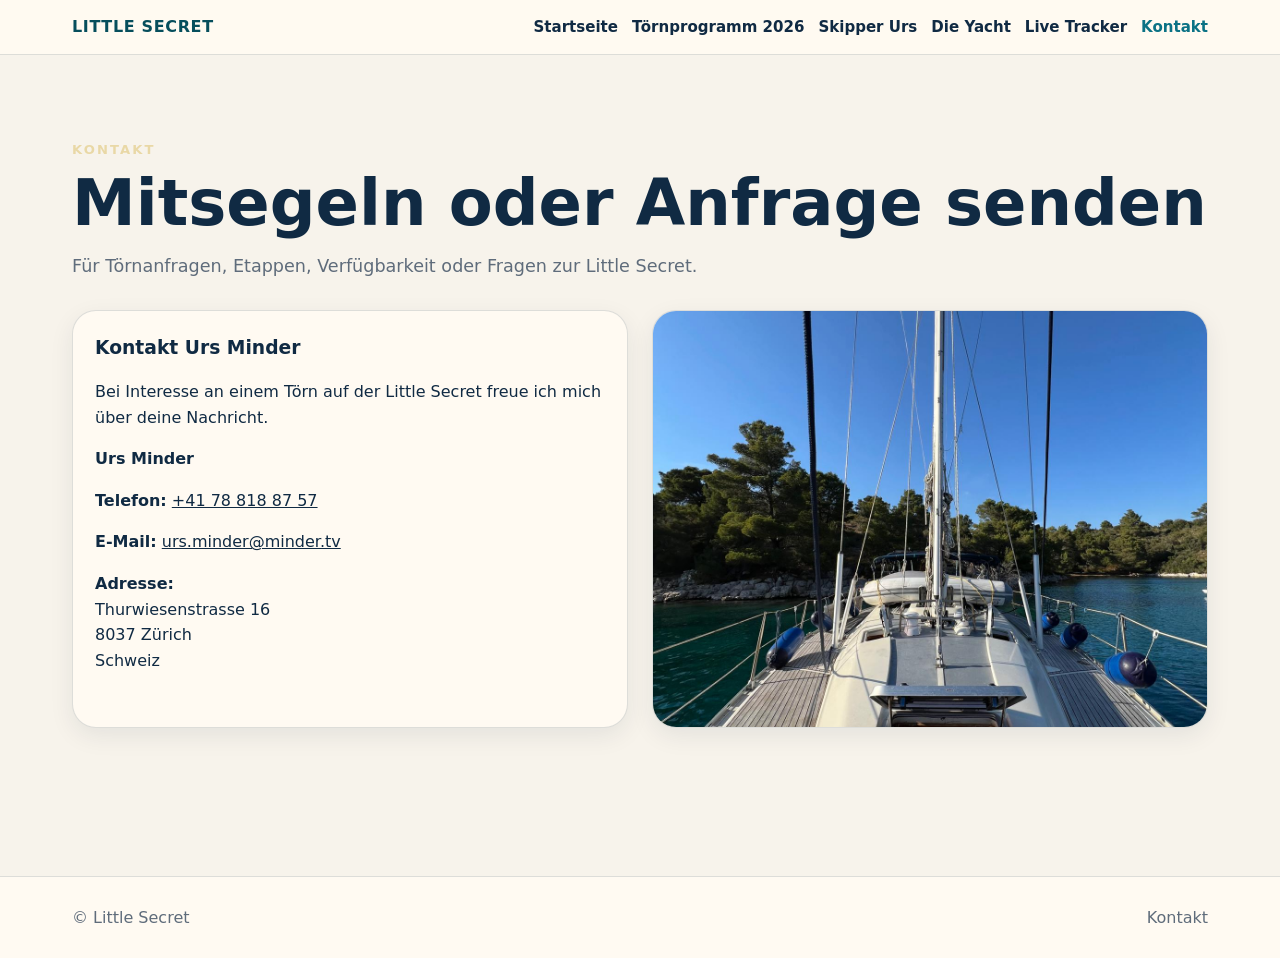
<file: kontakt.html>
<!doctype html><html lang="de"><head><meta charset="utf-8"><meta name="viewport" content="width=device-width,initial-scale=1"><title>Kontakt | Little Secret</title><link rel="stylesheet" href="css/style.css"></head><body>
<header class="site-header"><nav class="nav"><a class="logo" href="index.html">LITTLE SECRET</a><div class="nav-links"><a href="index.html">Startseite</a><a href="toernprogramm-2026.html">Törnprogramm 2026</a><a href="skipper-urs.html">Skipper Urs</a><a href="yacht.html">Die Yacht</a><a href="livetracker.html">Live Tracker</a><a class="active" href="kontakt.html">Kontakt</a></div></nav></header>
<main><section class="page-title"><div class="kicker">Kontakt</div><h1>Mitsegeln oder Anfrage senden</h1><p class="page-lead">Für Törnanfragen, Etappen, Verfügbarkeit oder Fragen zur Little Secret.</p></section><section class="section grid two"><div class="card"><div class="card-body"><h3>Kontakt Urs Minder</h3><p>Bei Interesse an einem Törn auf der Little Secret freue ich mich über deine Nachricht.</p><p><strong>Urs Minder</strong></p><p><strong>Telefon:</strong> <a href="tel:+41788188757">+41 78 818 87 57</a></p><p><strong>E-Mail:</strong> <a href="mailto:urs.minder@minder.tv">urs.minder@minder.tv</a></p><p><strong>Adresse:</strong><br>Thurwiesenstrasse 16<br>8037 Zürich<br>Schweiz</p></div></div><div class="card"><img src="assets/img/little-secret-03.jpeg" alt="Little Secret"></div></section></main><footer><div class="footer-inner"><span>© Little Secret</span><span>Kontakt</span></div></footer></body></html>
</file>
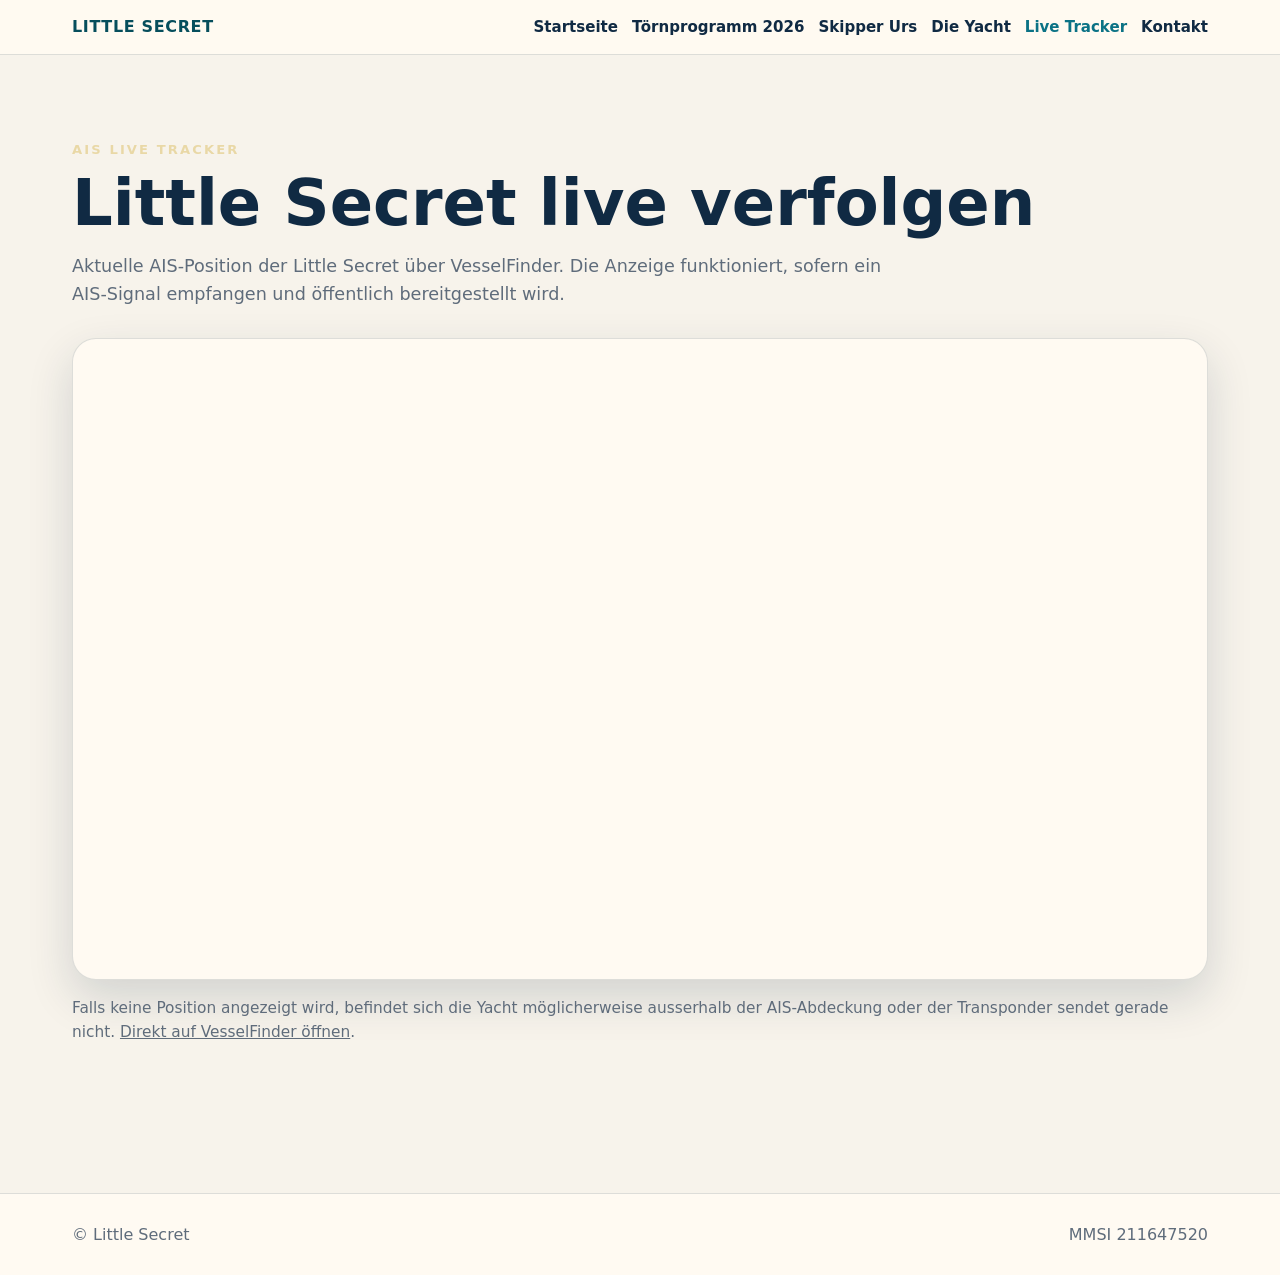
<file: livetracker.html>
<!doctype html><html lang="de"><head><meta charset="utf-8"><meta name="viewport" content="width=device-width,initial-scale=1"><title>Live Tracker | Little Secret</title><link rel="stylesheet" href="css/style.css"></head><body>
<header class="site-header"><nav class="nav"><a class="logo" href="index.html">LITTLE SECRET</a><div class="nav-links"><a href="index.html">Startseite</a><a href="toernprogramm-2026.html">Törnprogramm 2026</a><a href="skipper-urs.html">Skipper Urs</a><a href="yacht.html">Die Yacht</a><a class="active" href="livetracker.html">Live Tracker</a><a href="kontakt.html">Kontakt</a></div></nav></header>
<main><section class="page-title"><div class="kicker">AIS Live Tracker</div><h1>Little Secret live verfolgen</h1><p class="page-lead">Aktuelle AIS-Position der Little Secret über VesselFinder. Die Anzeige funktioniert, sofern ein AIS-Signal empfangen und öffentlich bereitgestellt wird.</p></section><section class="section"><div class="tracker-frame"><iframe src="https://www.vesselfinder.com/aismap?mmsi=211647520&zoom=10&width=100%25&height=640" width="100%" height="640" frameborder="0" scrolling="no"></iframe></div><p class="note">Falls keine Position angezeigt wird, befindet sich die Yacht möglicherweise ausserhalb der AIS-Abdeckung oder der Transponder sendet gerade nicht. <a href="https://www.vesselfinder.com/vessels/details/211647520" target="_blank" rel="noopener">Direkt auf VesselFinder öffnen</a>.</p></section></main><footer><div class="footer-inner"><span>© Little Secret</span><span>MMSI 211647520</span></div></footer></body></html>
</file>
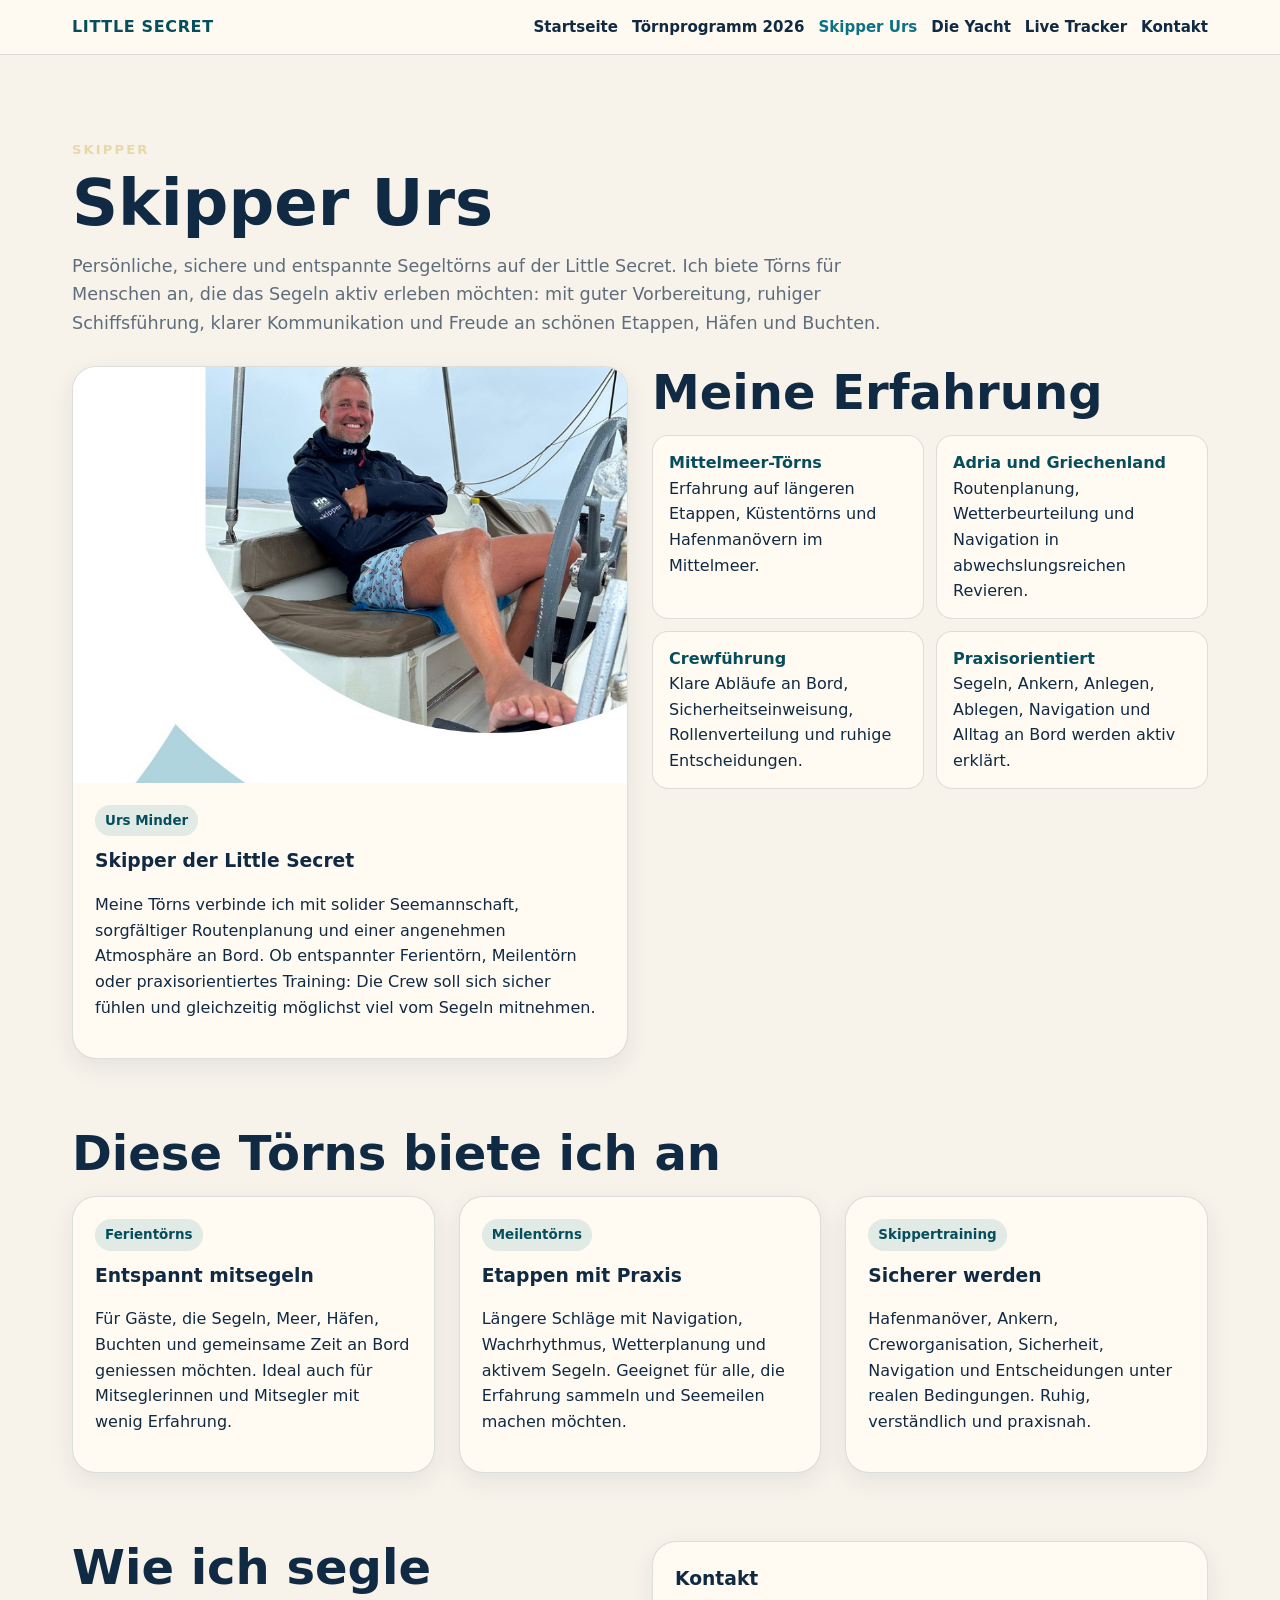
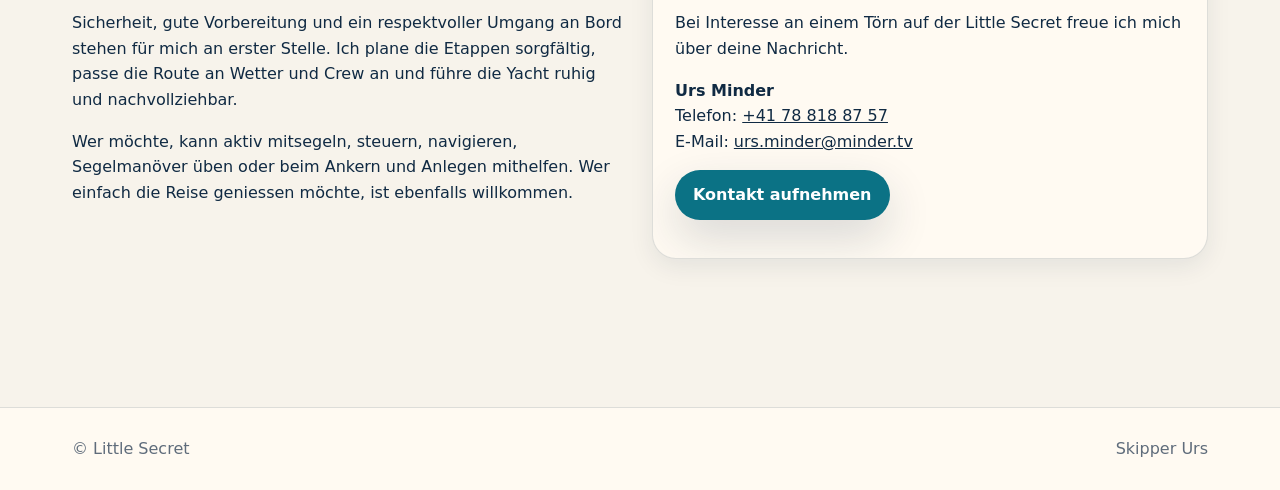
<file: skipper-urs.html>
<!doctype html>
<html lang="de">
<head>
  <meta charset="utf-8">
  <meta name="viewport" content="width=device-width,initial-scale=1">
  <title>Skipper Urs | Little Secret</title>
  <link rel="stylesheet" href="css/style.css">
</head>
<body>
<header class="site-header">
  <nav class="nav">
    <a class="logo" href="index.html">LITTLE SECRET</a>
    <div class="nav-links">
      <a href="index.html">Startseite</a>
      <a href="toernprogramm-2026.html">Törnprogramm 2026</a>
      <a class="active" href="skipper-urs.html">Skipper Urs</a>
      <a href="yacht.html">Die Yacht</a>
      <a href="livetracker.html">Live Tracker</a>
      <a href="kontakt.html">Kontakt</a>
    </div>
  </nav>
</header>

<main>
  <section class="page-title">
    <div class="kicker">Skipper</div>
    <h1>Skipper Urs</h1>
    <p class="page-lead">
      Persönliche, sichere und entspannte Segeltörns auf der Little Secret. Ich biete Törns für Menschen an,
      die das Segeln aktiv erleben möchten: mit guter Vorbereitung, ruhiger Schiffsführung, klarer Kommunikation
      und Freude an schönen Etappen, Häfen und Buchten.
    </p>
  </section>

  <section class="section grid two">
    <article class="card">
      <img src="assets/img/skipper.jpeg" alt="Urs Minder, Skipper der Little Secret" class="skipper-photo">
      <div class="card-body">
        <span class="badge">Urs Minder</span>
        <h3>Skipper der Little Secret</h3>
        <p>
          Meine Törns verbinde ich mit solider Seemannschaft, sorgfältiger Routenplanung und einer angenehmen
          Atmosphäre an Bord. Ob entspannter Ferientörn, Meilentörn oder praxisorientiertes Training: Die Crew
          soll sich sicher fühlen und gleichzeitig möglichst viel vom Segeln mitnehmen.
        </p>
      </div>
    </article>

    <div>
      <h2>Meine Erfahrung</h2>
      <div class="spec-list">
        <div><strong>Mittelmeer-Törns</strong>Erfahrung auf längeren Etappen, Küstentörns und Hafenmanövern im Mittelmeer.</div>
        <div><strong>Adria und Griechenland</strong>Routenplanung, Wetterbeurteilung und Navigation in abwechslungsreichen Revieren.</div>
        <div><strong>Crewführung</strong>Klare Abläufe an Bord, Sicherheitseinweisung, Rollenverteilung und ruhige Entscheidungen.</div>
        <div><strong>Praxisorientiert</strong>Segeln, Ankern, Anlegen, Ablegen, Navigation und Alltag an Bord werden aktiv erklärt.</div>
      </div>
    </div>
  </section>

  <section class="section">
    <h2>Diese Törns biete ich an</h2>
    <div class="grid three">
      <article class="card">
        <div class="card-body">
          <span class="badge">Ferientörns</span>
          <h3>Entspannt mitsegeln</h3>
          <p>
            Für Gäste, die Segeln, Meer, Häfen, Buchten und gemeinsame Zeit an Bord geniessen möchten.
            Ideal auch für Mitseglerinnen und Mitsegler mit wenig Erfahrung.
          </p>
        </div>
      </article>
      <article class="card">
        <div class="card-body">
          <span class="badge">Meilentörns</span>
          <h3>Etappen mit Praxis</h3>
          <p>
            Längere Schläge mit Navigation, Wachrhythmus, Wetterplanung und aktivem Segeln. Geeignet für alle,
            die Erfahrung sammeln und Seemeilen machen möchten.
          </p>
        </div>
      </article>
      <article class="card">
        <div class="card-body">
          <span class="badge">Skippertraining</span>
          <h3>Sicherer werden</h3>
          <p>
            Hafenmanöver, Ankern, Creworganisation, Sicherheit, Navigation und Entscheidungen unter realen Bedingungen.
            Ruhig, verständlich und praxisnah.
          </p>
        </div>
      </article>
    </div>
  </section>

  <section class="section grid two">
    <div>
      <h2>Wie ich segle</h2>
      <p>
        Sicherheit, gute Vorbereitung und ein respektvoller Umgang an Bord stehen für mich an erster Stelle.
        Ich plane die Etappen sorgfältig, passe die Route an Wetter und Crew an und führe die Yacht ruhig und nachvollziehbar.
      </p>
      <p>
        Wer möchte, kann aktiv mitsegeln, steuern, navigieren, Segelmanöver üben oder beim Ankern und Anlegen mithelfen.
        Wer einfach die Reise geniessen möchte, ist ebenfalls willkommen.
      </p>
    </div>
    <div class="card">
      <div class="card-body">
        <h3>Kontakt</h3>
        <p>Bei Interesse an einem Törn auf der Little Secret freue ich mich über deine Nachricht.</p>
        <p><strong>Urs Minder</strong><br>
        Telefon: <a href="tel:+41788188757">+41 78 818 87 57</a><br>
        E-Mail: <a href="mailto:urs.minder@minder.tv">urs.minder@minder.tv</a></p>
        <p><a class="btn" href="kontakt.html">Kontakt aufnehmen</a></p>
      </div>
    </div>
  </section>
</main>

<footer>
  <div class="footer-inner"><span>© Little Secret</span><span>Skipper Urs</span></div>
</footer>
</body>
</html>
</file>
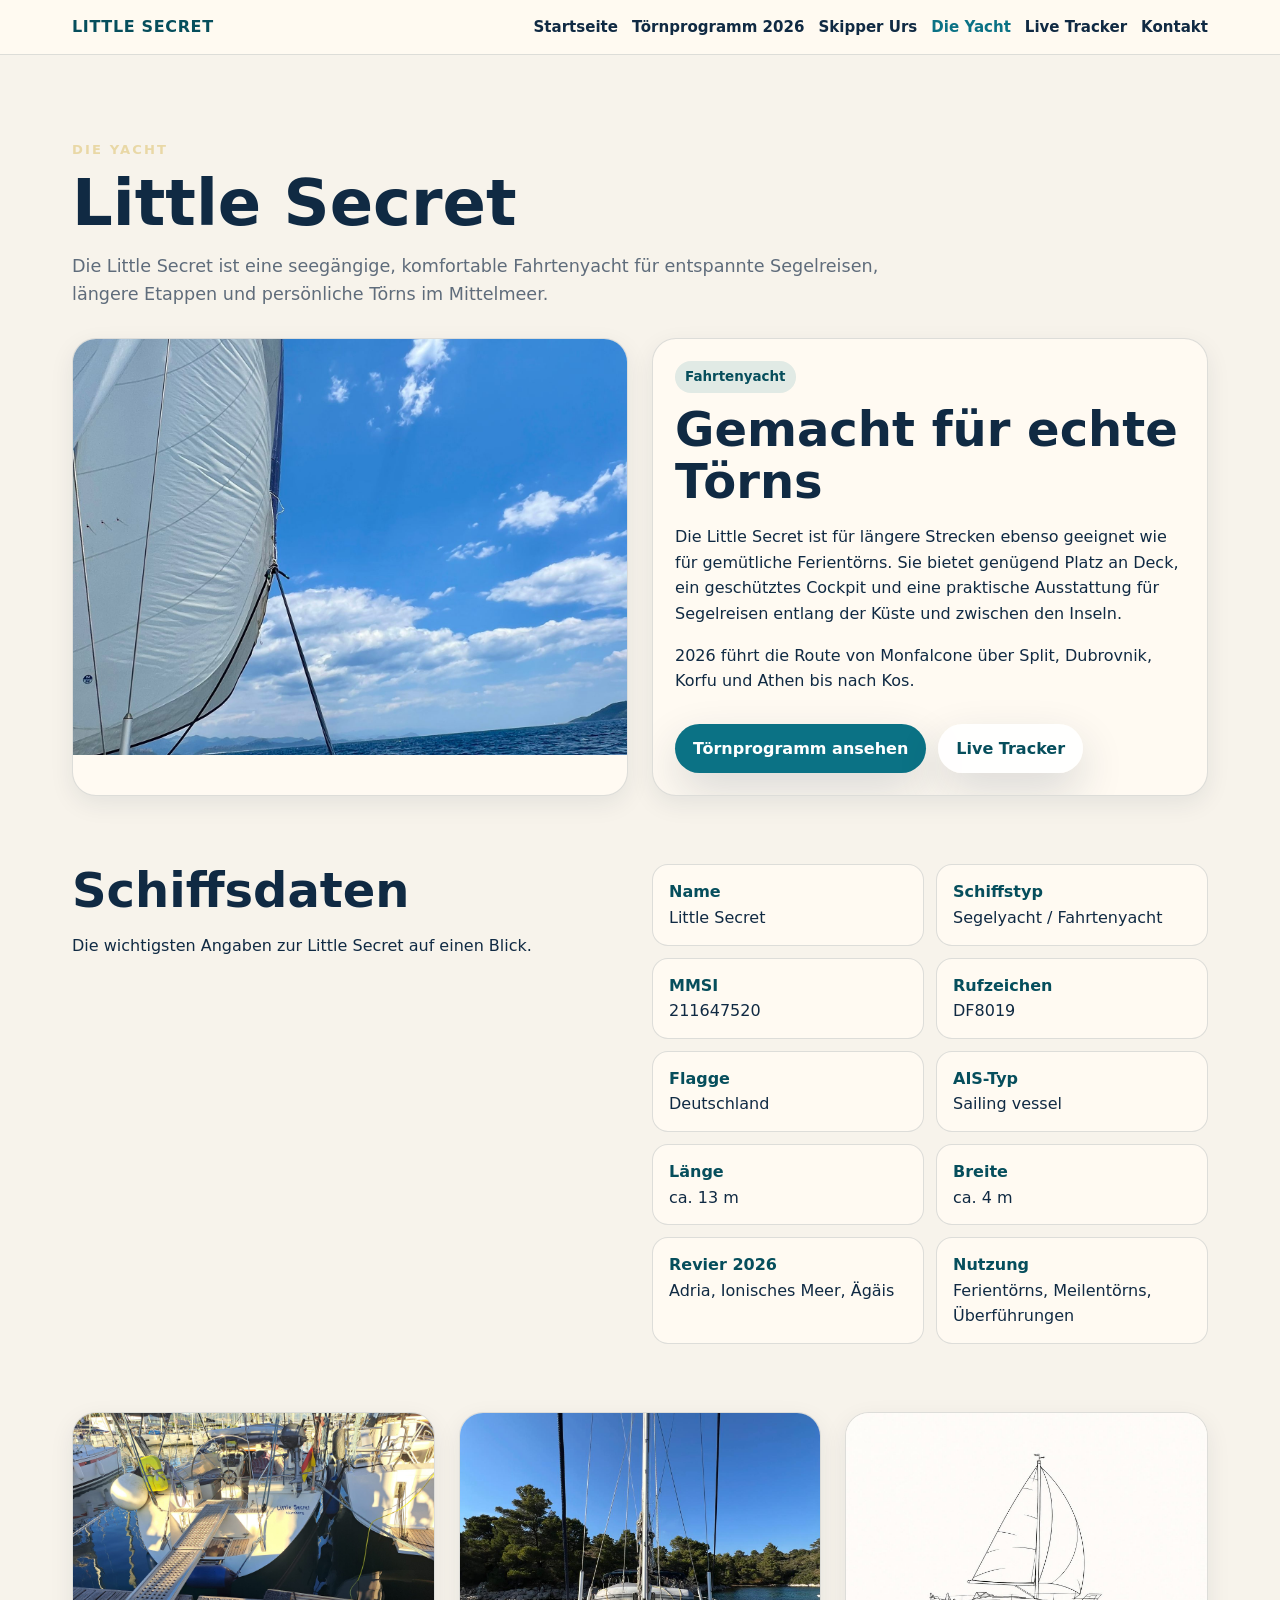
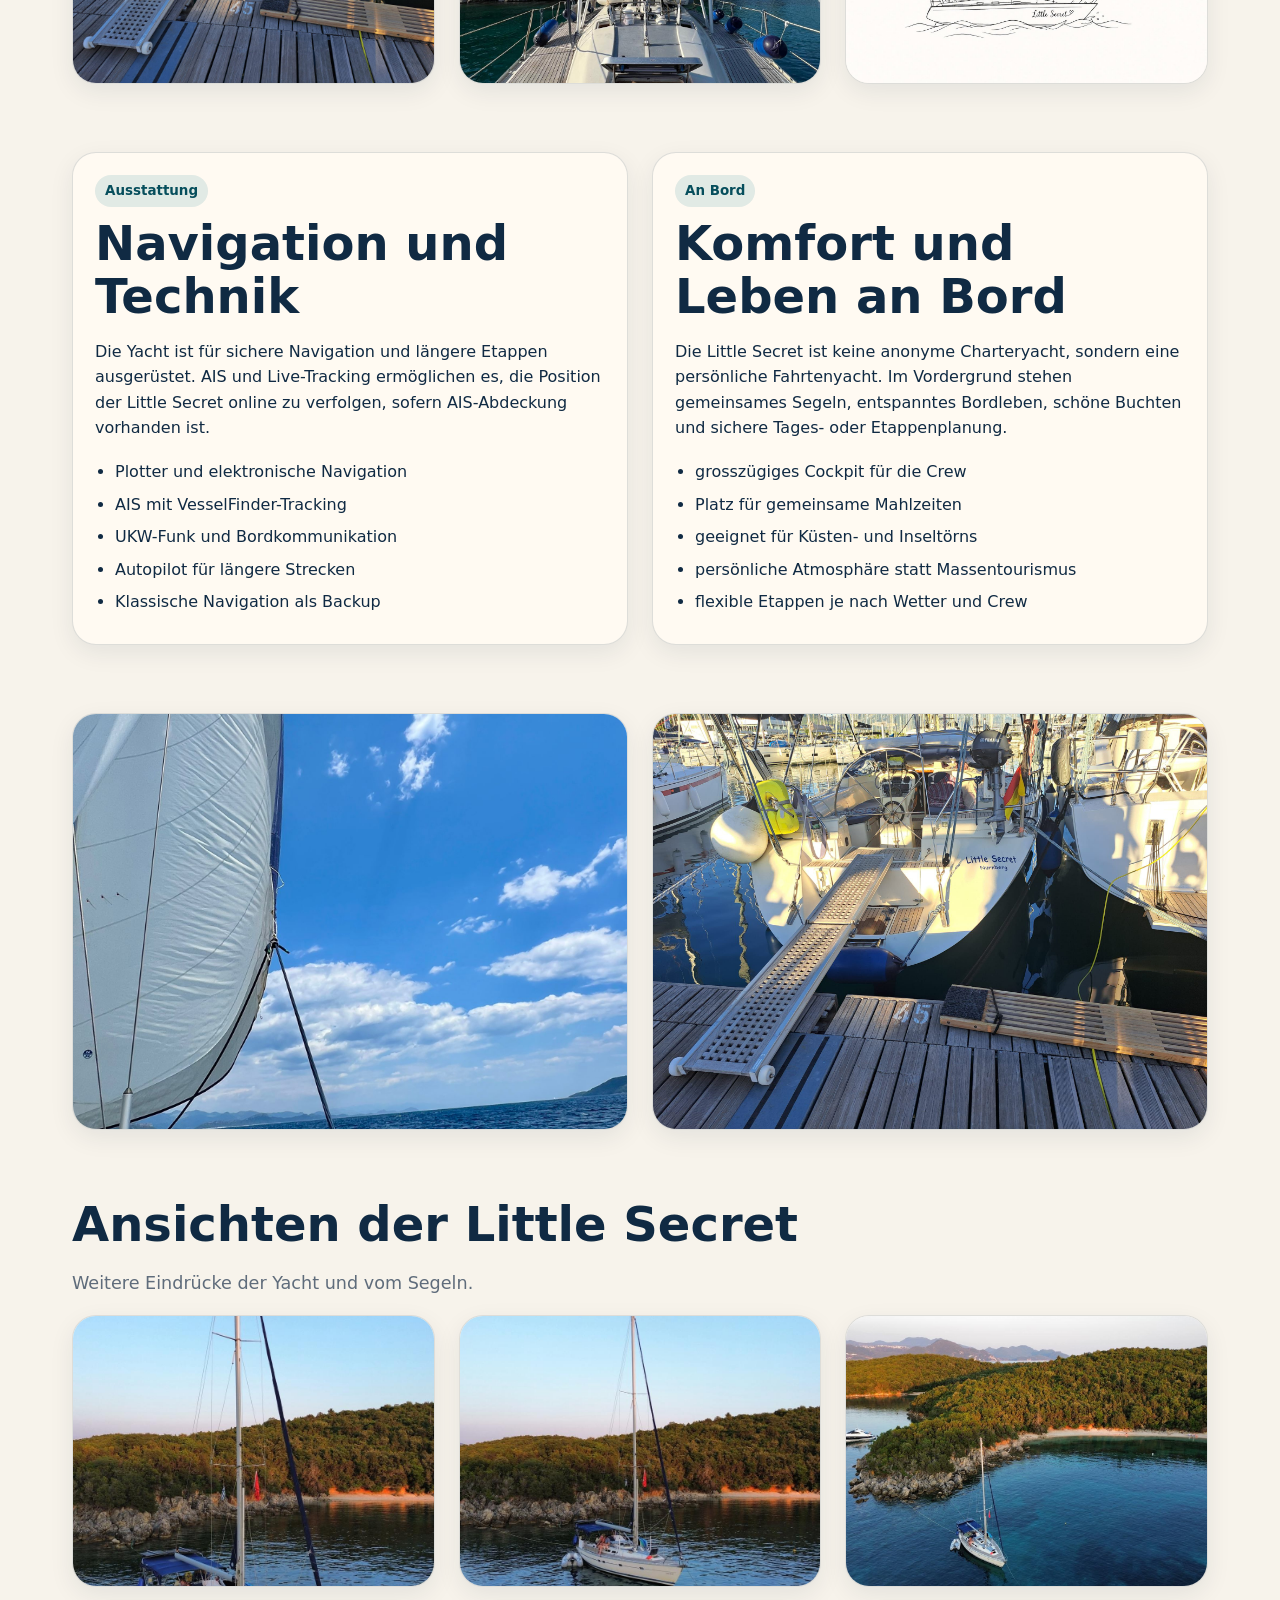
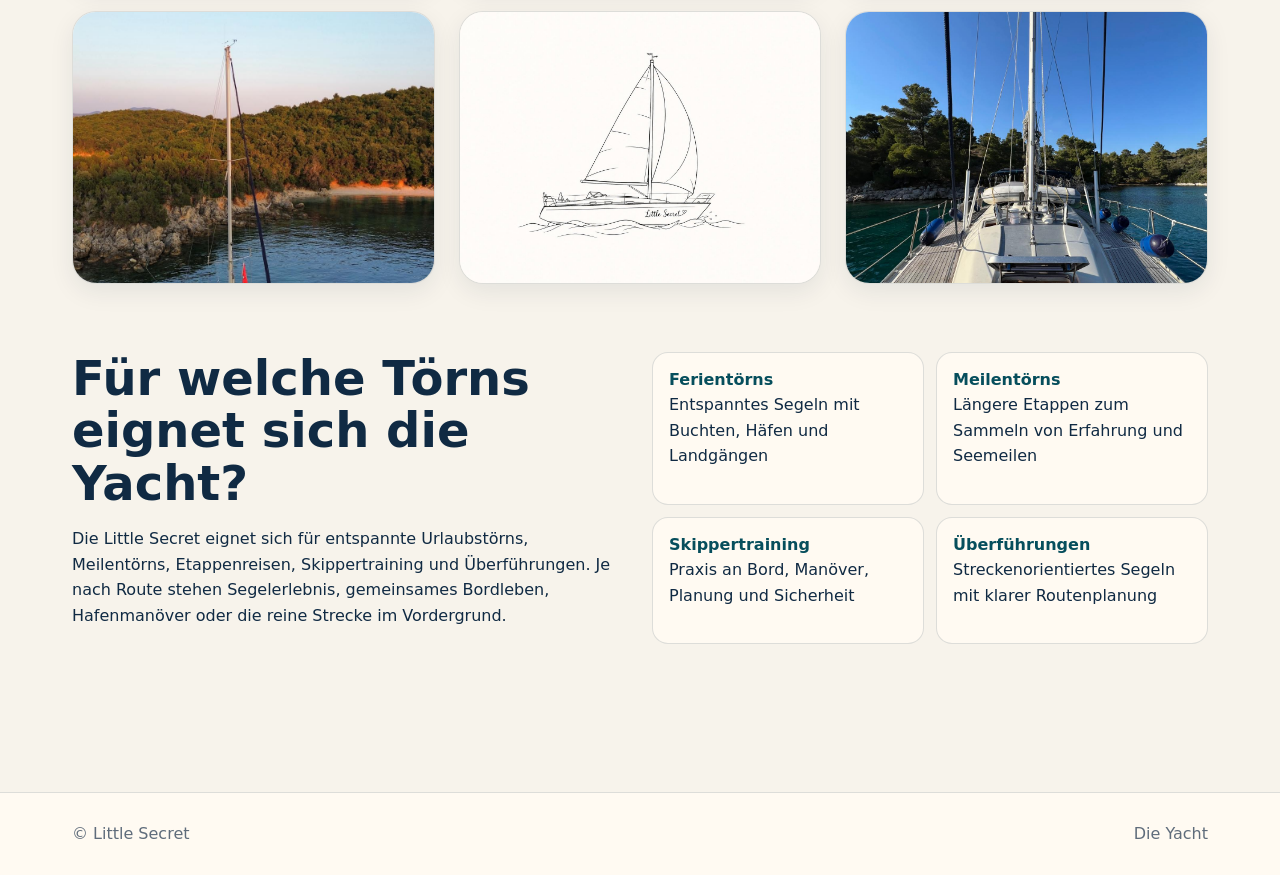
<file: yacht.html>
<!doctype html>
<html lang="de">
<head>
  <meta charset="utf-8">
  <meta name="viewport" content="width=device-width,initial-scale=1">
  <title>Die Yacht | Little Secret</title>
  <link rel="stylesheet" href="css/style.css">
</head>
<body>
<header class="site-header">
  <nav class="nav">
    <a class="logo" href="index.html">LITTLE SECRET</a>
    <div class="nav-links">
      <a href="index.html">Startseite</a>
      <a href="toernprogramm-2026.html">Törnprogramm 2026</a>
      <a href="skipper-urs.html">Skipper Urs</a>
      <a class="active" href="yacht.html">Die Yacht</a>
      <a href="livetracker.html">Live Tracker</a>
      <a href="kontakt.html">Kontakt</a>
    </div>
  </nav>
</header>

<main>
  <section class="page-title">
    <div class="kicker">Die Yacht</div>
    <h1>Little Secret</h1>
    <p class="page-lead">Die Little Secret ist eine seegängige, komfortable Fahrtenyacht für entspannte Segelreisen, längere Etappen und persönliche Törns im Mittelmeer.</p>
  </section>

  <section class="section grid two">
    <article class="card">
      <img src="assets/img/little-secret-hero.jpeg" alt="Little Secret unter Segeln">
    </article>
    <article class="card">
      <div class="card-body">
        <span class="badge">Fahrtenyacht</span>
        <h2>Gemacht für echte Törns</h2>
        <p>Die Little Secret ist für längere Strecken ebenso geeignet wie für gemütliche Ferientörns. Sie bietet genügend Platz an Deck, ein geschütztes Cockpit und eine praktische Ausstattung für Segelreisen entlang der Küste und zwischen den Inseln.</p>
        <p>2026 führt die Route von Monfalcone über Split, Dubrovnik, Korfu und Athen bis nach Kos.</p>
        <div class="btn-row">
          <a class="btn" href="toernprogramm-2026.html">Törnprogramm ansehen</a>
          <a class="btn secondary" href="livetracker.html">Live Tracker</a>
        </div>
      </div>
    </article>
  </section>

  <section class="section grid two">
    <div>
      <h2>Schiffsdaten</h2>
      <p>Die wichtigsten Angaben zur Little Secret auf einen Blick.</p>
    </div>
    <div class="spec-list">
      <div><strong>Name</strong>Little Secret</div>
      <div><strong>Schiffstyp</strong>Segelyacht / Fahrtenyacht</div>
      <div><strong>MMSI</strong>211647520</div>
      <div><strong>Rufzeichen</strong>DF8019</div>
      <div><strong>Flagge</strong>Deutschland</div>
      <div><strong>AIS-Typ</strong>Sailing vessel</div>
      <div><strong>Länge</strong>ca. 13 m</div>
      <div><strong>Breite</strong>ca. 4 m</div>
      <div><strong>Revier 2026</strong>Adria, Ionisches Meer, Ägäis</div>
      <div><strong>Nutzung</strong>Ferientörns, Meilentörns, Überführungen</div>
    </div>
  </section>

  <section class="section grid three">
    <article class="card"><img src="assets/img/yacht-01.jpeg" alt="Little Secret Yacht Ansicht 1"></article>
    <article class="card"><img src="assets/img/yacht-02.jpeg" alt="Little Secret Yacht Ansicht 2"></article>
    <article class="card"><img src="assets/img/yacht-03.jpeg" alt="Little Secret Yacht Ansicht 3"></article>
  </section>

  <section class="section grid two">
    <article class="card">
      <div class="card-body">
        <span class="badge">Ausstattung</span>
        <h2>Navigation und Technik</h2>
        <p>Die Yacht ist für sichere Navigation und längere Etappen ausgerüstet. AIS und Live-Tracking ermöglichen es, die Position der Little Secret online zu verfolgen, sofern AIS-Abdeckung vorhanden ist.</p>
        <ul class="clean-list">
          <li>Plotter und elektronische Navigation</li>
          <li>AIS mit VesselFinder-Tracking</li>
          <li>UKW-Funk und Bordkommunikation</li>
          <li>Autopilot für längere Strecken</li>
          <li>Klassische Navigation als Backup</li>
        </ul>
      </div>
    </article>
    <article class="card">
      <div class="card-body">
        <span class="badge">An Bord</span>
        <h2>Komfort und Leben an Bord</h2>
        <p>Die Little Secret ist keine anonyme Charteryacht, sondern eine persönliche Fahrtenyacht. Im Vordergrund stehen gemeinsames Segeln, entspanntes Bordleben, schöne Buchten und sichere Tages- oder Etappenplanung.</p>
        <ul class="clean-list">
          <li>grosszügiges Cockpit für die Crew</li>
          <li>Platz für gemeinsame Mahlzeiten</li>
          <li>geeignet für Küsten- und Inseltörns</li>
          <li>persönliche Atmosphäre statt Massentourismus</li>
          <li>flexible Etappen je nach Wetter und Crew</li>
        </ul>
      </div>
    </article>
  </section>

  <section class="section grid two">
    <article class="card"><img src="assets/img/yacht-04.jpeg" alt="Little Secret Yacht Ansicht 4"></article>
    <article class="card"><img src="assets/img/little-secret-01.jpeg" alt="Little Secret auf See"></article>
  </section>

  <section class="section">
    <h2>Ansichten der Little Secret</h2>
    <p class="page-lead">Weitere Eindrücke der Yacht und vom Segeln.</p>
    <div class="grid three">
      <article class="card"><img src="assets/img/yacht-drone-01.jpeg" alt="Little Secret Drohnenfoto 1"></article>
      <article class="card"><img src="assets/img/yacht-drone-02.jpeg" alt="Little Secret Drohnenfoto 2"></article>
      <article class="card"><img src="assets/img/yacht-drone-03.jpeg" alt="Little Secret Drohnenfoto 3"></article>
      <article class="card"><img src="assets/img/yacht-drone-04.jpeg" alt="Little Secret Drohnenfoto 4"></article>
      <article class="card"><img src="assets/img/little-secret-02.jpeg" alt="Little Secret Detailfoto"></article>
      <article class="card"><img src="assets/img/little-secret-03.jpeg" alt="Little Secret unterwegs"></article>
    </div>
  </section>

  <section class="section grid two">
    <div>
      <h2>Für welche Törns eignet sich die Yacht?</h2>
      <p>Die Little Secret eignet sich für entspannte Urlaubstörns, Meilentörns, Etappenreisen, Skippertraining und Überführungen. Je nach Route stehen Segelerlebnis, gemeinsames Bordleben, Hafenmanöver oder die reine Strecke im Vordergrund.</p>
    </div>
    <div class="spec-list">
      <div><strong>Ferientörns</strong>Entspanntes Segeln mit Buchten, Häfen und Landgängen</div>
      <div><strong>Meilentörns</strong>Längere Etappen zum Sammeln von Erfahrung und Seemeilen</div>
      <div><strong>Skippertraining</strong>Praxis an Bord, Manöver, Planung und Sicherheit</div>
      <div><strong>Überführungen</strong>Streckenorientiertes Segeln mit klarer Routenplanung</div>
    </div>
  </section>
</main>

<footer>
  <div class="footer-inner">
    <span>© Little Secret</span>
    <span>Die Yacht</span>
  </div>
</footer>
</body>
</html>
</file>
<file: css/style.css>
:root {
  --bg: #f7f3eb;
  --paper: #fffaf2;
  --ink: #102a43;
  --muted: #5f6c7b;
  --sea: #0b7285;
  --sea-dark: #064e5c;
  --sand: #e9d8a6;
  --line: rgba(16, 42, 67, 0.14);
  --shadow: 0 18px 45px rgba(16, 42, 67, 0.16);
}

* { box-sizing: border-box; }
body {
  margin: 0;
  font-family: system-ui, -apple-system, BlinkMacSystemFont, "Segoe UI", sans-serif;
  color: var(--ink);
  background: var(--bg);
  line-height: 1.6;
}
a { color: inherit; }
img { max-width: 100%; display: block; }

.site-header {
  position: sticky;
  top: 0;
  z-index: 50;
  background: rgba(255,250,242,0.94);
  backdrop-filter: blur(10px);
  border-bottom: 1px solid var(--line);
}
.nav {
  max-width: 1180px;
  margin: 0 auto;
  padding: 14px 22px;
  display: flex;
  align-items: center;
  justify-content: space-between;
  gap: 22px;
}
.logo { font-weight: 800; letter-spacing: .04em; text-decoration: none; color: var(--sea-dark); }
.nav-links { display: flex; flex-wrap: wrap; gap: 14px; align-items: center; }
.nav-links a { text-decoration: none; font-weight: 650; font-size: 0.94rem; color: var(--ink); }
.nav-links a:hover, .nav-links a.active { color: var(--sea); }

.hero {
  min-height: 78vh;
  display: grid;
  align-items: end;
  background: linear-gradient(180deg, rgba(4,30,43,.18), rgba(4,30,43,.72)), var(--hero-image) center/cover no-repeat;
  color: white;
}
.hero-content { max-width: 1180px; margin: 0 auto; padding: 90px 22px 70px; width: 100%; }
.kicker { text-transform: uppercase; letter-spacing: .16em; font-weight: 800; font-size: .82rem; color: var(--sand); }
h1 { font-size: clamp(2.4rem, 6vw, 5.4rem); line-height: .98; margin: 12px 0 18px; }
h2 { font-size: clamp(1.8rem, 4vw, 3rem); line-height: 1.1; margin: 0 0 16px; }
h3 { margin: 0 0 8px; }
.lead { font-size: clamp(1.08rem, 2.2vw, 1.35rem); max-width: 780px; color: rgba(255,255,255,.92); }
.page-lead { color: var(--muted); max-width: 820px; font-size: 1.1rem; }
.btn-row { display: flex; flex-wrap: wrap; gap: 12px; margin-top: 30px; }
.btn { display: inline-block; padding: 12px 18px; border-radius: 999px; background: var(--sea); color: white; text-decoration: none; font-weight: 800; box-shadow: var(--shadow); }
.btn.secondary { background: rgba(255,255,255,.92); color: var(--sea-dark); }
.btn.ghost { background: transparent; border: 1px solid rgba(255,255,255,.7); color: white; }

main { max-width: 1180px; margin: 0 auto; padding: 48px 22px 80px; }
.section { margin: 0 0 68px; }
.grid { display: grid; gap: 24px; }
.grid.two { grid-template-columns: repeat(2, minmax(0, 1fr)); }
.grid.three { grid-template-columns: repeat(3, minmax(0, 1fr)); }
.card { background: var(--paper); border: 1px solid var(--line); border-radius: 24px; overflow: hidden; box-shadow: 0 8px 24px rgba(16,42,67,.08); }
.card-body { padding: 22px; }
.card img { aspect-ratio: 4/3; width: 100%; object-fit: cover; }
.badge { display: inline-block; padding: 5px 10px; border-radius: 999px; background: rgba(11,114,133,.12); color: var(--sea-dark); font-weight: 800; font-size: .84rem; margin-bottom: 10px; }

.page-title { padding: 36px 0 12px; }
.page-title h1 { color: var(--ink); font-size: clamp(2.2rem, 5vw, 4.2rem); }
.route-map { height: 620px; border-radius: 26px; overflow: hidden; border: 1px solid var(--line); box-shadow: var(--shadow); background: #dbeafe; }
.leaflet-popup-content { width: 260px !important; }
.popup-img { width: 100%; height: 140px; object-fit: cover; border-radius: 12px; margin-bottom: 10px; }
.route-table { width: 100%; border-collapse: collapse; background: var(--paper); border-radius: 20px; overflow: hidden; }
.route-table th, .route-table td { padding: 14px 16px; border-bottom: 1px solid var(--line); text-align: left; }
.route-table th { background: rgba(11,114,133,.11); color: var(--sea-dark); }

.tracker-frame, .map-frame { background: var(--paper); border: 1px solid var(--line); border-radius: 24px; overflow: hidden; box-shadow: var(--shadow); }
.tracker-frame iframe { display: block; width: 100%; min-height: 640px; border: 0; }
.note { color: var(--muted); font-size: .96rem; }
.spec-list { display: grid; grid-template-columns: repeat(2, minmax(0, 1fr)); gap: 12px; }
.spec-list div { background: var(--paper); border: 1px solid var(--line); border-radius: 16px; padding: 14px 16px; }
.spec-list strong { display: block; color: var(--sea-dark); }

footer { border-top: 1px solid var(--line); background: var(--paper); }
.footer-inner { max-width: 1180px; margin: 0 auto; padding: 28px 22px; display: flex; flex-wrap: wrap; justify-content: space-between; gap: 14px; color: var(--muted); }

@media (max-width: 820px) {
  .nav { align-items: flex-start; flex-direction: column; }
  .grid.two, .grid.three, .spec-list { grid-template-columns: 1fr; }
  .route-map { height: 520px; }
  .tracker-frame iframe { min-height: 520px; }
}

.clean-list {
  margin: 18px 0 0;
  padding-left: 20px;
}
.clean-list li {
  margin: 7px 0;
}

/* Tageslogbuch / CMS Route */
.btn-row.compact { margin-top: 18px; }
.btn.secondary-light { background: var(--paper); color: var(--sea-dark); border: 1px solid var(--line); }
.kicker.dark { color: var(--sea-dark); }
.section-heading-row { display: flex; justify-content: space-between; align-items: end; gap: 24px; margin-bottom: 24px; }
.map-legend { display: flex; flex-wrap: wrap; gap: 14px; align-items: center; margin-bottom: 12px; color: var(--muted); font-weight: 700; }
.legend-line { display: inline-block; width: 36px; height: 0; border-top: 4px solid var(--sea); margin-right: 7px; vertical-align: middle; }
.legend-line.planned { border-top-style: dashed; opacity: .7; }
.legend-line.done { border-top-style: solid; }
.legend-dot { display: inline-block; width: 13px; height: 13px; border-radius: 50%; background: var(--sea); margin-right: 7px; vertical-align: middle; }
.timeline { position: relative; display: grid; gap: 22px; }
.day-entry { display: grid; grid-template-columns: 190px minmax(0, 1fr); gap: 22px; align-items: start; }
.day-date { position: sticky; top: 92px; color: var(--sea-dark); font-weight: 900; background: rgba(255,250,242,.82); border: 1px solid var(--line); border-radius: 999px; padding: 9px 14px; text-align: center; }
.day-card { background: var(--paper); border: 1px solid var(--line); border-radius: 24px; padding: 22px; box-shadow: 0 8px 24px rgba(16,42,67,.08); }
.day-card h3 { font-size: clamp(1.35rem, 3vw, 2rem); color: var(--ink); margin: 8px 0 8px; }
.day-meta { display: flex; flex-wrap: wrap; gap: 10px; align-items: center; color: var(--muted); font-weight: 800; }
.status-pill { display: inline-block; border-radius: 999px; padding: 5px 10px; font-size: .86rem; }
.status-pill.geplant { background: rgba(95,108,123,.12); color: var(--muted); }
.status-pill.heute { background: rgba(233,216,166,.55); color: var(--sea-dark); }
.status-pill.abgeschlossen { background: rgba(11,114,133,.12); color: var(--sea-dark); }
.day-gallery { display: grid; grid-template-columns: repeat(3, minmax(0, 1fr)); gap: 10px; margin-top: 16px; }
.day-gallery img { width: 100%; aspect-ratio: 4/3; object-fit: cover; border-radius: 16px; border: 1px solid var(--line); }
.day-entry.heute .day-card { border-color: rgba(11,114,133,.45); box-shadow: var(--shadow); }
.day-entry.abgeschlossen .day-date { background: rgba(11,114,133,.12); }
.admin-help { background: var(--paper); border: 1px solid var(--line); border-radius: 24px; padding: 22px; }

@media (max-width: 820px) {
  .section-heading-row { display: block; }
  .day-entry { grid-template-columns: 1fr; gap: 10px; }
  .day-date { position: static; text-align: left; width: fit-content; }
  .day-gallery { grid-template-columns: 1fr; }
}
</file>
